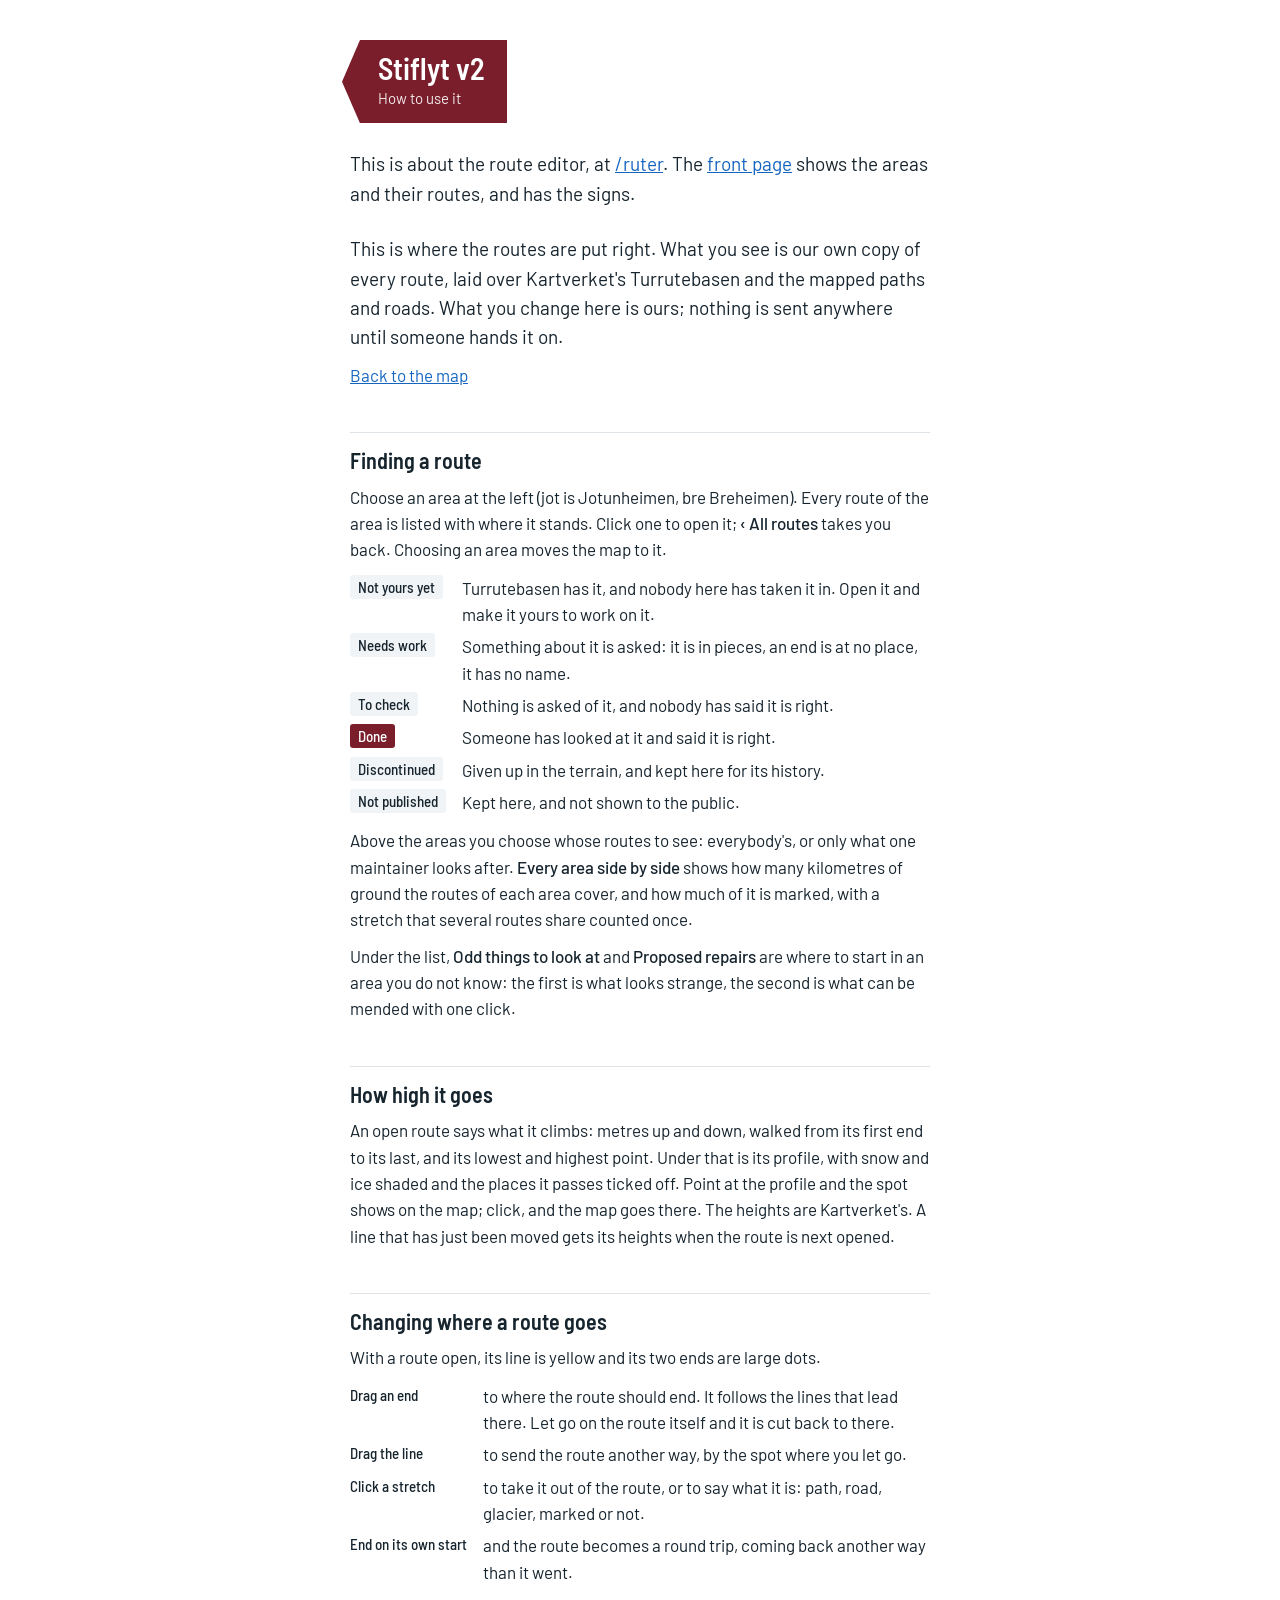
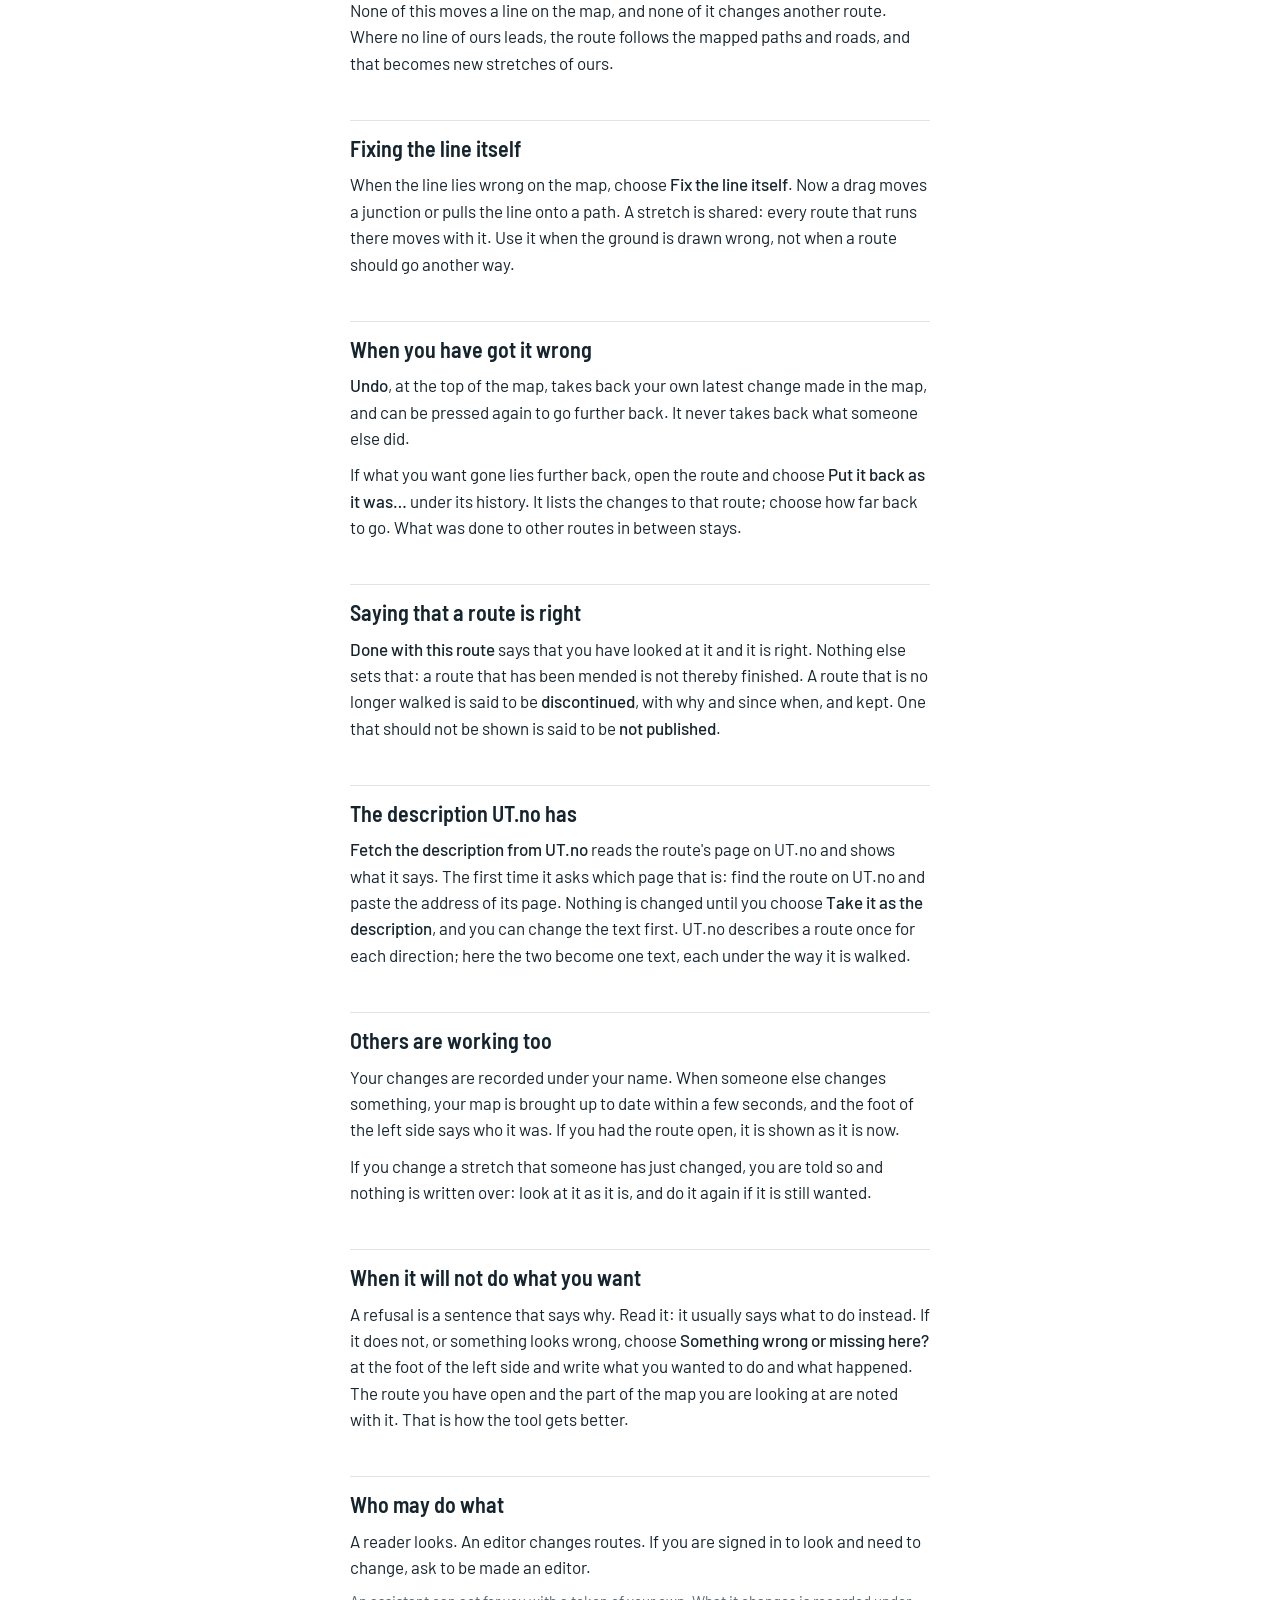
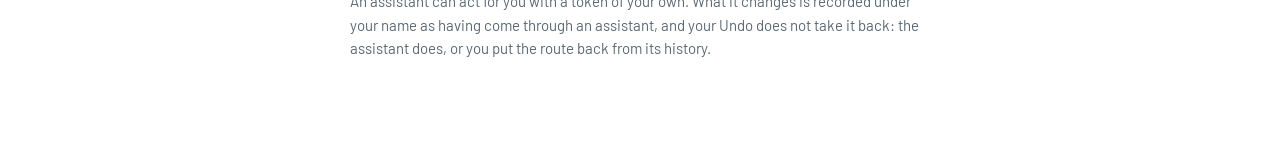
<file: src/stiflyt2/api/static/guide.html>
<!doctype html>
<html lang="en">
<head>
<meta charset="utf-8">
<meta name="viewport" content="width=device-width, initial-scale=1">
<title>Stiflyt v2: how to use it</title>
<link rel="preconnect" href="https://fonts.googleapis.com">
<link rel="preconnect" href="https://fonts.gstatic.com" crossorigin>
<link rel="stylesheet" href="https://fonts.googleapis.com/css2?family=Barlow:wght@400;500;600&family=Barlow+Semi+Condensed:wght@500;600&display=swap">
<style>
  :root { --ink: #16242e; --muted: #5a6872; --line: #dfe4e8; --wash: #f1f4f6; --sign: #7a1e2c; --path: #1565c0;
          --body: "Barlow", "Helvetica Neue", Arial, sans-serif;
          --tight: "Barlow Semi Condensed", "Barlow", "Arial Narrow", sans-serif; }
  * { box-sizing: border-box; }
  body { margin: 0; font: 17px/1.55 var(--body); color: var(--ink); background: #fff; }
  main { max-width: 39rem; margin: 0 auto; padding: 40px 22px 96px; }
  .plate { display: inline-block; background: var(--sign); color: #fff; padding: 12px 22px 13px 36px; margin-left: -8px;
           clip-path: polygon(18px 0, 100% 0, 100% 100%, 18px 100%, 0 50%); }
  .plate h1 { font: 600 30px/1.1 var(--tight); margin: 0; }
  .plate p { margin: 2px 0 0; font-size: 15px; opacity: .9; }
  .lead { font-size: 19px; margin: 26px 0 8px; }
  h2 { font: 600 22px/1.2 var(--tight); margin: 44px 0 6px; padding-top: 14px; border-top: 1px solid var(--line); }
  p { margin: 10px 0; }
  dl { margin: 12px 0; display: grid; grid-template-columns: max-content 1fr; gap: 6px 16px; }
  dt { font: 500 15px/1.6 var(--tight); white-space: nowrap; }
  dt span { display: inline-block; padding: 0 8px; border-radius: 3px; background: var(--wash); }
  dt .yours { background: var(--sign); color: #fff; }
  dd { margin: 0; }
  .say { font-weight: 500; }
  .quiet { color: var(--muted); font-size: 15px; }
  a { color: var(--path); }
  a:focus-visible { outline: 2px solid var(--path); outline-offset: 2px; }
  @media (max-width: 30rem) { dl { grid-template-columns: 1fr; gap: 0; } dd { margin-bottom: 8px; } }
</style>
</head>
<body>
<main>
  <div class="plate"><h1>Stiflyt v2</h1><p>How to use it</p></div>

  <p class="lead">This is about the route editor, at <a href="/ruter">/ruter</a>. The <a href="/">front page</a> shows the areas and their routes, and has the signs.</p>
  <p class="lead">This is where the routes are put right. What you see is our own copy of every route, laid
  over Kartverket's Turrutebasen and the mapped paths and roads. What you change here is ours; nothing is
  sent anywhere until someone hands it on.</p>
  <p><a href="/ruter">Back to the map</a></p>

  <h2>Finding a route</h2>
  <p>Choose an area at the left (jot is Jotunheimen, bre Breheimen). Every route of the area is listed with
  where it stands. Click one to open it; <span class="say">‹ All routes</span> takes you back. Choosing an area moves the map to it.</p>
  <dl>
    <dt><span>Not yours yet</span></dt><dd>Turrutebasen has it, and nobody here has taken it in. Open it and make it yours to work on it.</dd>
    <dt><span>Needs work</span></dt><dd>Something about it is asked: it is in pieces, an end is at no place, it has no name.</dd>
    <dt><span>To check</span></dt><dd>Nothing is asked of it, and nobody has said it is right.</dd>
    <dt><span class="yours">Done</span></dt><dd>Someone has looked at it and said it is right.</dd>
    <dt><span>Discontinued</span></dt><dd>Given up in the terrain, and kept here for its history.</dd>
    <dt><span>Not published</span></dt><dd>Kept here, and not shown to the public.</dd>
  </dl>
  <p>Above the areas you choose whose routes to see: everybody's, or only what one maintainer looks after.
  <span class="say">Every area side by side</span> shows how many kilometres of ground the routes of each area
  cover, and how much of it is marked, with a stretch that several routes share counted once.</p>
  <p>Under the list, <span class="say">Odd things to look at</span> and <span class="say">Proposed repairs</span>
  are where to start in an area you do not know: the first is what looks strange, the second is what can be
  mended with one click.</p>

  <h2>How high it goes</h2>
  <p>An open route says what it climbs: metres up and down, walked from its first end to its last, and its
  lowest and highest point. Under that is its profile, with snow and ice shaded and the places it passes
  ticked off. Point at the profile and the spot shows on the map; click, and the map goes there. The heights
  are Kartverket's. A line that has just been moved gets its heights when the route is next opened.</p>

  <h2>Changing where a route goes</h2>
  <p>With a route open, its line is yellow and its two ends are large dots.</p>
  <dl>
    <dt>Drag an end</dt><dd>to where the route should end. It follows the lines that lead there. Let go on the route itself and it is cut back to there.</dd>
    <dt>Drag the line</dt><dd>to send the route another way, by the spot where you let go.</dd>
    <dt>Click a stretch</dt><dd>to take it out of the route, or to say what it is: path, road, glacier, marked or not.</dd>
    <dt>End on its own start</dt><dd>and the route becomes a round trip, coming back another way than it went.</dd>
  </dl>
  <p>None of this moves a line on the map, and none of it changes another route. Where no line of ours leads,
  the route follows the mapped paths and roads, and that becomes new stretches of ours.</p>

  <h2>Fixing the line itself</h2>
  <p>When the line lies wrong on the map, choose <span class="say">Fix the line itself</span>. Now a drag moves
  a junction or pulls the line onto a path. A stretch is shared: every route that runs there moves with it. Use
  it when the ground is drawn wrong, not when a route should go another way.</p>

  <h2>When you have got it wrong</h2>
  <p><span class="say">Undo</span>, at the top of the map, takes back your own latest change made in the map,
  and can be pressed again to go further back. It never takes back what someone else did.</p>
  <p>If what you want gone lies further back, open the route and choose
  <span class="say">Put it back as it was…</span> under its history. It lists the changes to that route; choose
  how far back to go. What was done to other routes in between stays.</p>

  <h2>Saying that a route is right</h2>
  <p><span class="say">Done with this route</span> says that you have looked at it and it is right. Nothing
  else sets that: a route that has been mended is not thereby finished. A route that is no longer walked is
  said to be <span class="say">discontinued</span>, with why and since when, and kept. One that should not be
  shown is said to be <span class="say">not published</span>.</p>

  <h2>The description UT.no has</h2>
  <p><span class="say">Fetch the description from UT.no</span> reads the route's page on UT.no and shows what
  it says. The first time it asks which page that is: find the route on UT.no and paste the address of its
  page. Nothing is changed until you choose <span class="say">Take it as the description</span>, and you can
  change the text first. UT.no describes a route once for each direction; here the two become one text, each
  under the way it is walked.</p>

  <h2>Others are working too</h2>
  <p>Your changes are recorded under your name. When someone else changes something, your map is brought up to
  date within a few seconds, and the foot of the left side says who it was. If you had the route open, it is
  shown as it is now.</p>
  <p>If you change a stretch that someone has just changed, you are told so and nothing is written over: look
  at it as it is, and do it again if it is still wanted.</p>

  <h2>When it will not do what you want</h2>
  <p>A refusal is a sentence that says why. Read it: it usually says what to do instead. If it does not, or
  something looks wrong, choose <span class="say">Something wrong or missing here?</span> at the foot of the
  left side and write what you wanted to do and what happened. The route you have open and the part of the map
  you are looking at are noted with it. That is how the tool gets better.</p>

  <h2>Who may do what</h2>
  <p>A reader looks. An editor changes routes. If you are signed in to look and need to change, ask to be made
  an editor.</p>
  <p class="quiet">An assistant can act for you with a token of your own. What it changes is recorded under
  your name as having come through an assistant, and your Undo does not take it back: the assistant does, or
  you put the route back from its history.</p>
</main>
</body>
</html>
</file>
